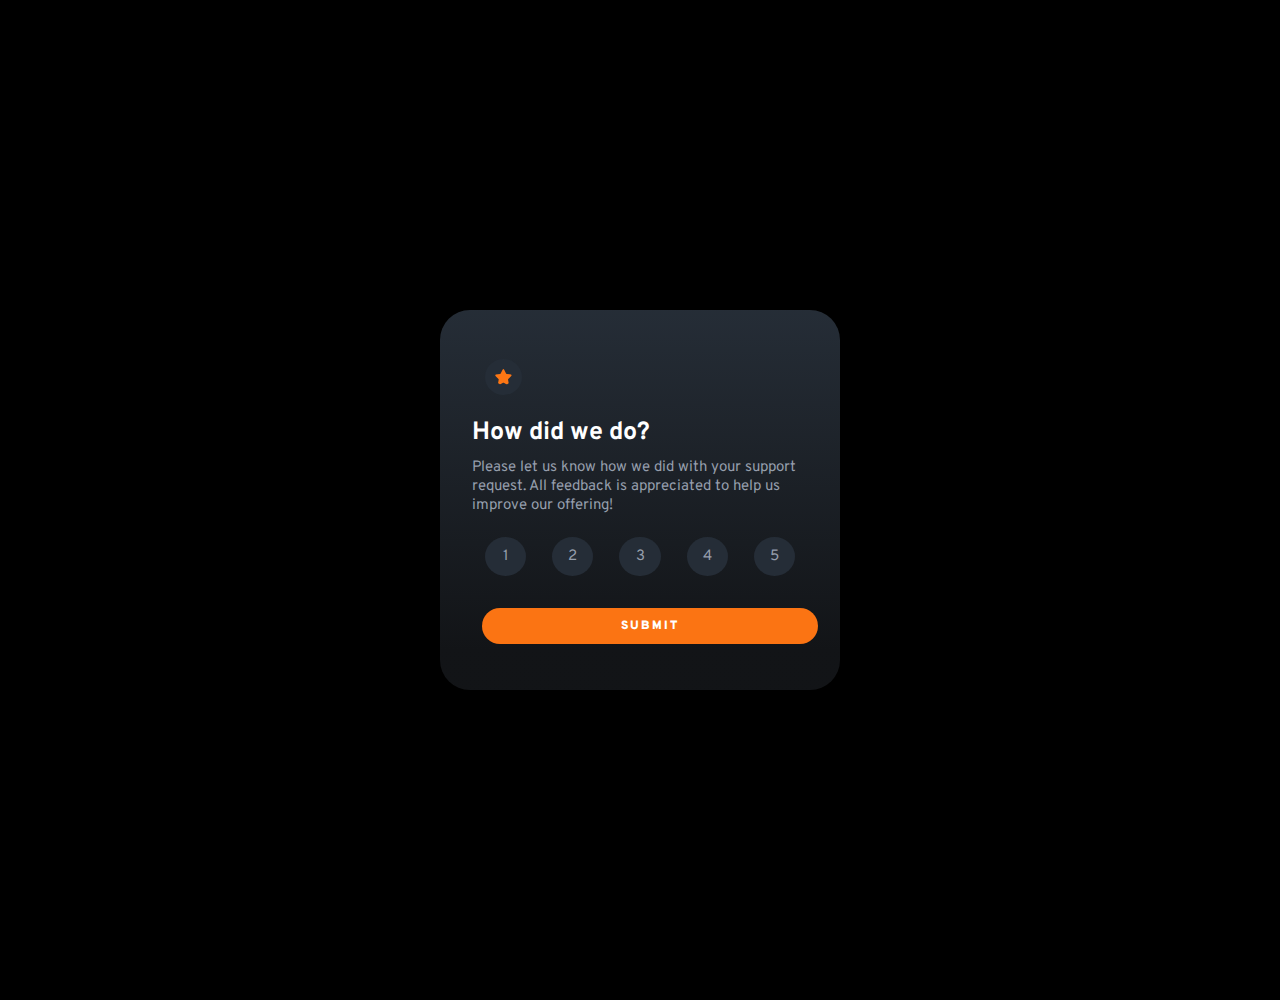
<file: Frontend Mentor/002 - interactive-rating-component-main/index.html>
<!DOCTYPE html>
<html lang="en">
<head>
  <meta charset="UTF-8">
  <meta name="viewport" content="width=device-width, initial-scale=1.0"> <!-- displays site properly based on user's device -->

  <link rel="icon" type="image/png" sizes="32x32" href="./images/favicon-32x32.png">
  <!-- Fonts -->
  <link rel="preconnect" href="https://fonts.googleapis.com">
  <link rel="preconnect" href="https://fonts.gstatic.com" crossorigin>
  <link href="https://fonts.googleapis.com/css2?family=Lato:ital,wght@0,300;0,400;0,700;0,900;1,300;1,700&family=Overpass:wght@400;700&display=swap" rel="stylesheet">
  <link rel="stylesheet" href="./assets/css/styles.css">
  <link href="./assets/js/scripts.js">  
  <title>Frontend Mentor | Interactive rating component</title>

  <!-- Feel free to remove these styles or customise in your own stylesheet 👍 -->
  <style>
    .attribution { font-size: 11px; text-align: center; }
    .attribution a { color: hsl(228, 45%, 44%); }
  </style>
</head>
<body>

  <!-- Rating state start -->
<div class="first">
  <img class="icone" src="./images/icon-star.svg" alt="">
  <h1>How did we do?</h1>

  <p>Please let us know how we did with your support request. All feedback is appreciated 
  to help us improve our offering!</p>

  <div class="num">
    <p class="item">1</p>
    <p class="item">2</p>
    <p class="item">3</p>
    <p class="item">4</p>
    <p class="item">5</p>
  </div>

  <button>Submit</button>
</div>
  <!-- Rating state end -->

  <!-- Thank you state start -->
<div class="second hide">
  <img src="./images/illustration-thank-you.svg" alt="">
  <p class = "rating"></p>

  <h1>Thank you!</h1>

  <p>We appreciate you taking the time to give a rating. If you ever need more support, 
  don’t hesitate to get in touch!</p>
</div>
  <!-- Thank you state end -->

  
  <div class="attribution hide">
    Challenge by <a href="https://www.frontendmentor.io?ref=challenge" target="_blank">Frontend Mentor</a>. 
    Coded by <a href="#">Your Name Here</a>.
  </div>
  <script src="./assets/js/scripts.js"></script>
</body>
</html>
</file>
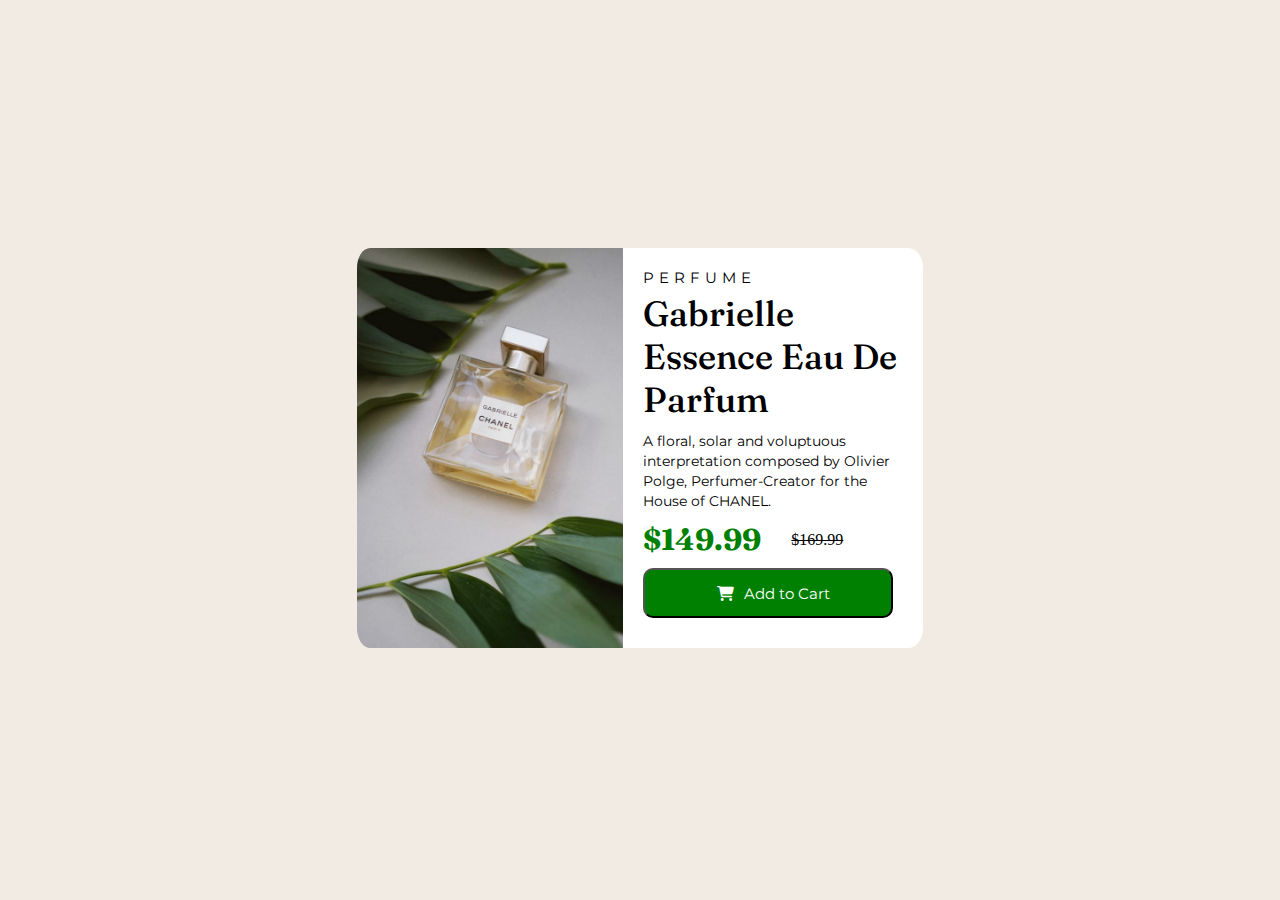
<file: Frontend Mentor/001 - product preview/product-preview-card-component-main/index.html>
<!DOCTYPE html>
<html lang="en">
<head>
  <meta charset="UTF-8">
  <meta name="viewport" content="width=device-width, initial-scale=1.0"> <!-- displays site properly based on user's device -->

  <link rel="icon" type="image/png" sizes="32x32" href="./images/favicon-32x32.png">
  <link rel="stylesheet" href="css/styles.css">
  <link rel="preconnect" href="https://fonts.googleapis.com">
  <link rel="preconnect" href="https://fonts.gstatic.com" crossorigin>
  <link href="https://fonts.googleapis.com/css2?family=Montserrat:wght@500;700&display=swap" rel="stylesheet">
  <link rel="preconnect" href="https://fonts.googleapis.com">
  <link rel="preconnect" href="https://fonts.gstatic.com" crossorigin>
  <link href="https://fonts.googleapis.com/css2?family=Fraunces:opsz,wght@9..144,700&display=swap" rel="stylesheet">
  <link rel="stylesheet" href="./ font-awesome/css/fontawesome.min.css">
  <link rel="stylesheet" href="./ font-awesome/css/brands.min.css">
  <link rel="stylesheet" href="./ font-awesome/css/regular.min.css">
  <link rel="stylesheet" href="./ font-awesome/css/solid.min.css">
  <title>Frontend Mentor | Product preview card component</title>

  <!-- Feel free to remove these styles or customise in your own stylesheet 👍 -->
  <style>
    .attribution { font-size: 11px; text-align: center; }
    .attribution a { color: hsl(228, 45%, 44%); }
  </style>
</head>
<body>
  <div class="containerPrincipal">
    <div class="imagem">
      <img src="./images/image-product-desktop.jpg" alt="" srcset="">
    </div>
    <div class="container texto">
      <p class="titulo">PERFUME</p>

      <h1>Gabrielle Essence Eau De Parfum</h1>

      <p class="principal">A floral, solar and voluptuous interpretation composed by Olivier Polge, 
      Perfumer-Creator for the House of CHANEL.</p>
      
      <div class="preco">
      <p><span>$149.99</span></p>
      <p><s>$169.99</s></p>
      </div>

      <button><i class="fa-solid fa-cart-shopping"></i>Add to Cart</button>
    </div>
  </div>
  <!-- <div class="attribution">
    Challenge by <a href="https://www.frontendmentor.io?ref=challenge" target="_blank">Frontend Mentor</a>. 
    Coded by <a href="#">Your Name Here</a>.
  </div> -->
</body>
</html>
</file>
<file: Frontend Mentor/002 - interactive-rating-component-main/assets/css/styles.css>
@import url('https://fonts.googleapis.com/css2?family=Lato:ital,wght@0,300;0,400;0,700;0,900;1,300;1,700&family=Overpass:wght@400;700&display=swap');

* {
    margin: 0;
    padding: 0;
    box-sizing: border-box;
}

body{
    background-color: black;
    height: 1000px;
    display: flex;
    align-items: center;
    justify-content: center;
}

.hide {
    visibility: hidden;
}

.first, .second {
    position: absolute;
    display: flex;
    flex-direction: column;
    justify-content: space-around;
    padding: 2rem;
    box-sizing: border-box;
    width: 400px;
    height: 380px;
    border-radius: 30px;
    color: #fff;
    background: linear-gradient(to top, hsl(216, 12%, 8%) 10%, hsl(213, 19%, 18%));
    font-family: 'Overpass', sans-serif;
}

.icone {
    /* box-sizing: border-box; */
    width: fit-content;
    color: hsl(217, 12%, 63%);
    background-color: hsl(213, 19%, 18%);
    border-radius: 50%;
    padding: 10px;
    margin: 13px;
}

h1 {
    font-size: 25px;
}

p {
    font-size: 15px;
    color: hsl(217, 12%, 63%);
    width: 100%;
}

.num {
    display: flex;
    justify-content: space-around;
}

.num .item {
    color: hsl(217, 12%, 63%);
    font-size: 15px;
    text-align: center;
    background-color: hsl(213, 19%, 18%);
    border-radius: 50%;
    padding: 10px;
    margin: 13px;
    cursor: pointer;
}

button {
    background-color: hsl(25, 97%, 53%);
    font-family: 'Overpass', sans-serif;
    color: #fff;
    font-size: 12px;
    font-weight: 900;
    text-transform: uppercase;
    letter-spacing: 2px;
    width: 100%;
    border: none;
    border-radius: 50px;
    margin: 10px;
    padding: 10px 0;
    cursor: pointer;
}

.second {
    display: flex;
    flex-direction: column;
    align-items: center;
}

.second p, .second h1, .second img {
    margin: 10px 0;
    text-align: center;
}

.rating {
    color: hsl(25, 97%, 53%);
    background-color: hsl(216, 12%, 54%);
    font-size: 15px;
    text-align: center;
    background-color: hsl(213, 19%, 18%);
    border-radius: 30px;
    padding: 5px 25px;
    width: max-content;
}

@media (max-width: 375px ) {

    .first, .second {
        width: fit-content;
    }

}
</file>
<file: Frontend Mentor/001 - product preview/product-preview-card-component-main/css/styles.css>
@import url('https://fonts.googleapis.com/css2?family=Fraunces:opsz,wght@9..144,700&display=swap');
@import url('https://fonts.googleapis.com/css2?family=Montserrat:wght@500;700&display=swap');

* {
    margin: 0;
    padding: 0;
    box-sizing: border-box;
}

body {
    display: flex;
    background-color: hsl(30, 38%, 92%);
    justify-content: center;
    align-items: center;
    height: 100vh;
}

.containerPrincipal {
    display: flex;

}

.container {
    height: 400px;
    width: 300px;
    background-color: white;
    border-top-right-radius: 5%;
    border-bottom-right-radius: 5%;

}

.imagem img{
    height: 400px;
    border-top-left-radius: 5%;
    border-bottom-left-radius: 5%;
}

.texto {
    padding: 20px 20px;
    box-sizing: border-box;
    justify-content: space-between;
}

h1 {
    font-size: 35px;
    font-weight: 500;
    font-family: Fraunces;
    padding: 5px 0;
}

.titulo {
    font-family: Montserrat;
    font-size: 15px;
    letter-spacing: 5px;
}

.principal {
    font-size: 14px;
    font-family: Montserrat;
    line-height: 20px;
    padding: 5px 0;
}


.preco {
    display: flex;
    align-items: center;
    justify-content: space-between;
    width: 200px;
    padding: 5px 0;
}

p span {
    font-size: 30px;
    color:green;
    font-family: Fraunces;
    font-weight: 700;
}


button {
    background-color: green;
    width: 250px;
    height: 50px;
    border-radius: 10px;
    color: white;
    font-family: Montserrat;
    font-size: 15px;
    margin-top: 5px;    
}

button i {
    padding: 0 10px;
}

button:hover {
    background-color: darkgreen;
    cursor: pointer;
}

@media (max-width: 375px) {

    .containerPrincipal {
        flex-direction: column;
    }


    
}
</file>
<file: Frontend Mentor/001 - product preview/product-preview-card-component-main/ font-awesome/css/brands.min.css>
/*!
 * Font Awesome Free 6.2.1 by @fontawesome - https://fontawesome.com
 * License - https://fontawesome.com/license/free (Icons: CC BY 4.0, Fonts: SIL OFL 1.1, Code: MIT License)
 * Copyright 2022 Fonticons, Inc.
 */
:host,:root{--fa-style-family-brands:"Font Awesome 6 Brands";--fa-font-brands:normal 400 1em/1 "Font Awesome 6 Brands"}@font-face{font-family:"Font Awesome 6 Brands";font-style:normal;font-weight:400;font-display:block;src:url(../webfonts/fa-brands-400.woff2) format("woff2"),url(../webfonts/fa-brands-400.ttf) format("truetype")}.fa-brands,.fab{font-weight:400}.fa-monero:before{content:"\f3d0"}.fa-hooli:before{content:"\f427"}.fa-yelp:before{content:"\f1e9"}.fa-cc-visa:before{content:"\f1f0"}.fa-lastfm:before{content:"\f202"}.fa-shopware:before{content:"\f5b5"}.fa-creative-commons-nc:before{content:"\f4e8"}.fa-aws:before{content:"\f375"}.fa-redhat:before{content:"\f7bc"}.fa-yoast:before{content:"\f2b1"}.fa-cloudflare:before{content:"\e07d"}.fa-ups:before{content:"\f7e0"}.fa-wpexplorer:before{content:"\f2de"}.fa-dyalog:before{content:"\f399"}.fa-bity:before{content:"\f37a"}.fa-stackpath:before{content:"\f842"}.fa-buysellads:before{content:"\f20d"}.fa-first-order:before{content:"\f2b0"}.fa-modx:before{content:"\f285"}.fa-guilded:before{content:"\e07e"}.fa-vnv:before{content:"\f40b"}.fa-js-square:before,.fa-square-js:before{content:"\f3b9"}.fa-microsoft:before{content:"\f3ca"}.fa-qq:before{content:"\f1d6"}.fa-orcid:before{content:"\f8d2"}.fa-java:before{content:"\f4e4"}.fa-invision:before{content:"\f7b0"}.fa-creative-commons-pd-alt:before{content:"\f4ed"}.fa-centercode:before{content:"\f380"}.fa-glide-g:before{content:"\f2a6"}.fa-drupal:before{content:"\f1a9"}.fa-hire-a-helper:before{content:"\f3b0"}.fa-creative-commons-by:before{content:"\f4e7"}.fa-unity:before{content:"\e049"}.fa-whmcs:before{content:"\f40d"}.fa-rocketchat:before{content:"\f3e8"}.fa-vk:before{content:"\f189"}.fa-untappd:before{content:"\f405"}.fa-mailchimp:before{content:"\f59e"}.fa-css3-alt:before{content:"\f38b"}.fa-reddit-square:before,.fa-square-reddit:before{content:"\f1a2"}.fa-vimeo-v:before{content:"\f27d"}.fa-contao:before{content:"\f26d"}.fa-square-font-awesome:before{content:"\e5ad"}.fa-deskpro:before{content:"\f38f"}.fa-sistrix:before{content:"\f3ee"}.fa-instagram-square:before,.fa-square-instagram:before{content:"\e055"}.fa-battle-net:before{content:"\f835"}.fa-the-red-yeti:before{content:"\f69d"}.fa-hacker-news-square:before,.fa-square-hacker-news:before{content:"\f3af"}.fa-edge:before{content:"\f282"}.fa-napster:before{content:"\f3d2"}.fa-snapchat-square:before,.fa-square-snapchat:before{content:"\f2ad"}.fa-google-plus-g:before{content:"\f0d5"}.fa-artstation:before{content:"\f77a"}.fa-markdown:before{content:"\f60f"}.fa-sourcetree:before{content:"\f7d3"}.fa-google-plus:before{content:"\f2b3"}.fa-diaspora:before{content:"\f791"}.fa-foursquare:before{content:"\f180"}.fa-stack-overflow:before{content:"\f16c"}.fa-github-alt:before{content:"\f113"}.fa-phoenix-squadron:before{content:"\f511"}.fa-pagelines:before{content:"\f18c"}.fa-algolia:before{content:"\f36c"}.fa-red-river:before{content:"\f3e3"}.fa-creative-commons-sa:before{content:"\f4ef"}.fa-safari:before{content:"\f267"}.fa-google:before{content:"\f1a0"}.fa-font-awesome-alt:before,.fa-square-font-awesome-stroke:before{content:"\f35c"}.fa-atlassian:before{content:"\f77b"}.fa-linkedin-in:before{content:"\f0e1"}.fa-digital-ocean:before{content:"\f391"}.fa-nimblr:before{content:"\f5a8"}.fa-chromecast:before{content:"\f838"}.fa-evernote:before{content:"\f839"}.fa-hacker-news:before{content:"\f1d4"}.fa-creative-commons-sampling:before{content:"\f4f0"}.fa-adversal:before{content:"\f36a"}.fa-creative-commons:before{content:"\f25e"}.fa-watchman-monitoring:before{content:"\e087"}.fa-fonticons:before{content:"\f280"}.fa-weixin:before{content:"\f1d7"}.fa-shirtsinbulk:before{content:"\f214"}.fa-codepen:before{content:"\f1cb"}.fa-git-alt:before{content:"\f841"}.fa-lyft:before{content:"\f3c3"}.fa-rev:before{content:"\f5b2"}.fa-windows:before{content:"\f17a"}.fa-wizards-of-the-coast:before{content:"\f730"}.fa-square-viadeo:before,.fa-viadeo-square:before{content:"\f2aa"}.fa-meetup:before{content:"\f2e0"}.fa-centos:before{content:"\f789"}.fa-adn:before{content:"\f170"}.fa-cloudsmith:before{content:"\f384"}.fa-pied-piper-alt:before{content:"\f1a8"}.fa-dribbble-square:before,.fa-square-dribbble:before{content:"\f397"}.fa-codiepie:before{content:"\f284"}.fa-node:before{content:"\f419"}.fa-mix:before{content:"\f3cb"}.fa-steam:before{content:"\f1b6"}.fa-cc-apple-pay:before{content:"\f416"}.fa-scribd:before{content:"\f28a"}.fa-openid:before{content:"\f19b"}.fa-instalod:before{content:"\e081"}.fa-expeditedssl:before{content:"\f23e"}.fa-sellcast:before{content:"\f2da"}.fa-square-twitter:before,.fa-twitter-square:before{content:"\f081"}.fa-r-project:before{content:"\f4f7"}.fa-delicious:before{content:"\f1a5"}.fa-freebsd:before{content:"\f3a4"}.fa-vuejs:before{content:"\f41f"}.fa-accusoft:before{content:"\f369"}.fa-ioxhost:before{content:"\f208"}.fa-fonticons-fi:before{content:"\f3a2"}.fa-app-store:before{content:"\f36f"}.fa-cc-mastercard:before{content:"\f1f1"}.fa-itunes-note:before{content:"\f3b5"}.fa-golang:before{content:"\e40f"}.fa-kickstarter:before{content:"\f3bb"}.fa-grav:before{content:"\f2d6"}.fa-weibo:before{content:"\f18a"}.fa-uncharted:before{content:"\e084"}.fa-firstdraft:before{content:"\f3a1"}.fa-square-youtube:before,.fa-youtube-square:before{content:"\f431"}.fa-wikipedia-w:before{content:"\f266"}.fa-rendact:before,.fa-wpressr:before{content:"\f3e4"}.fa-angellist:before{content:"\f209"}.fa-galactic-republic:before{content:"\f50c"}.fa-nfc-directional:before{content:"\e530"}.fa-skype:before{content:"\f17e"}.fa-joget:before{content:"\f3b7"}.fa-fedora:before{content:"\f798"}.fa-stripe-s:before{content:"\f42a"}.fa-meta:before{content:"\e49b"}.fa-laravel:before{content:"\f3bd"}.fa-hotjar:before{content:"\f3b1"}.fa-bluetooth-b:before{content:"\f294"}.fa-sticker-mule:before{content:"\f3f7"}.fa-creative-commons-zero:before{content:"\f4f3"}.fa-hips:before{content:"\f452"}.fa-behance:before{content:"\f1b4"}.fa-reddit:before{content:"\f1a1"}.fa-discord:before{content:"\f392"}.fa-chrome:before{content:"\f268"}.fa-app-store-ios:before{content:"\f370"}.fa-cc-discover:before{content:"\f1f2"}.fa-wpbeginner:before{content:"\f297"}.fa-confluence:before{content:"\f78d"}.fa-mdb:before{content:"\f8ca"}.fa-dochub:before{content:"\f394"}.fa-accessible-icon:before{content:"\f368"}.fa-ebay:before{content:"\f4f4"}.fa-amazon:before{content:"\f270"}.fa-unsplash:before{content:"\e07c"}.fa-yarn:before{content:"\f7e3"}.fa-square-steam:before,.fa-steam-square:before{content:"\f1b7"}.fa-500px:before{content:"\f26e"}.fa-square-vimeo:before,.fa-vimeo-square:before{content:"\f194"}.fa-asymmetrik:before{content:"\f372"}.fa-font-awesome-flag:before,.fa-font-awesome-logo-full:before,.fa-font-awesome:before{content:"\f2b4"}.fa-gratipay:before{content:"\f184"}.fa-apple:before{content:"\f179"}.fa-hive:before{content:"\e07f"}.fa-gitkraken:before{content:"\f3a6"}.fa-keybase:before{content:"\f4f5"}.fa-apple-pay:before{content:"\f415"}.fa-padlet:before{content:"\e4a0"}.fa-amazon-pay:before{content:"\f42c"}.fa-github-square:before,.fa-square-github:before{content:"\f092"}.fa-stumbleupon:before{content:"\f1a4"}.fa-fedex:before{content:"\f797"}.fa-phoenix-framework:before{content:"\f3dc"}.fa-shopify:before{content:"\e057"}.fa-neos:before{content:"\f612"}.fa-hackerrank:before{content:"\f5f7"}.fa-researchgate:before{content:"\f4f8"}.fa-swift:before{content:"\f8e1"}.fa-angular:before{content:"\f420"}.fa-speakap:before{content:"\f3f3"}.fa-angrycreative:before{content:"\f36e"}.fa-y-combinator:before{content:"\f23b"}.fa-empire:before{content:"\f1d1"}.fa-envira:before{content:"\f299"}.fa-gitlab-square:before,.fa-square-gitlab:before{content:"\e5ae"}.fa-studiovinari:before{content:"\f3f8"}.fa-pied-piper:before{content:"\f2ae"}.fa-wordpress:before{content:"\f19a"}.fa-product-hunt:before{content:"\f288"}.fa-firefox:before{content:"\f269"}.fa-linode:before{content:"\f2b8"}.fa-goodreads:before{content:"\f3a8"}.fa-odnoklassniki-square:before,.fa-square-odnoklassniki:before{content:"\f264"}.fa-jsfiddle:before{content:"\f1cc"}.fa-sith:before{content:"\f512"}.fa-themeisle:before{content:"\f2b2"}.fa-page4:before{content:"\f3d7"}.fa-hashnode:before{content:"\e499"}.fa-react:before{content:"\f41b"}.fa-cc-paypal:before{content:"\f1f4"}.fa-squarespace:before{content:"\f5be"}.fa-cc-stripe:before{content:"\f1f5"}.fa-creative-commons-share:before{content:"\f4f2"}.fa-bitcoin:before{content:"\f379"}.fa-keycdn:before{content:"\f3ba"}.fa-opera:before{content:"\f26a"}.fa-itch-io:before{content:"\f83a"}.fa-umbraco:before{content:"\f8e8"}.fa-galactic-senate:before{content:"\f50d"}.fa-ubuntu:before{content:"\f7df"}.fa-draft2digital:before{content:"\f396"}.fa-stripe:before{content:"\f429"}.fa-houzz:before{content:"\f27c"}.fa-gg:before{content:"\f260"}.fa-dhl:before{content:"\f790"}.fa-pinterest-square:before,.fa-square-pinterest:before{content:"\f0d3"}.fa-xing:before{content:"\f168"}.fa-blackberry:before{content:"\f37b"}.fa-creative-commons-pd:before{content:"\f4ec"}.fa-playstation:before{content:"\f3df"}.fa-quinscape:before{content:"\f459"}.fa-less:before{content:"\f41d"}.fa-blogger-b:before{content:"\f37d"}.fa-opencart:before{content:"\f23d"}.fa-vine:before{content:"\f1ca"}.fa-paypal:before{content:"\f1ed"}.fa-gitlab:before{content:"\f296"}.fa-typo3:before{content:"\f42b"}.fa-reddit-alien:before{content:"\f281"}.fa-yahoo:before{content:"\f19e"}.fa-dailymotion:before{content:"\e052"}.fa-affiliatetheme:before{content:"\f36b"}.fa-pied-piper-pp:before{content:"\f1a7"}.fa-bootstrap:before{content:"\f836"}.fa-odnoklassniki:before{content:"\f263"}.fa-nfc-symbol:before{content:"\e531"}.fa-ethereum:before{content:"\f42e"}.fa-speaker-deck:before{content:"\f83c"}.fa-creative-commons-nc-eu:before{content:"\f4e9"}.fa-patreon:before{content:"\f3d9"}.fa-avianex:before{content:"\f374"}.fa-ello:before{content:"\f5f1"}.fa-gofore:before{content:"\f3a7"}.fa-bimobject:before{content:"\f378"}.fa-facebook-f:before{content:"\f39e"}.fa-google-plus-square:before,.fa-square-google-plus:before{content:"\f0d4"}.fa-mandalorian:before{content:"\f50f"}.fa-first-order-alt:before{content:"\f50a"}.fa-osi:before{content:"\f41a"}.fa-google-wallet:before{content:"\f1ee"}.fa-d-and-d-beyond:before{content:"\f6ca"}.fa-periscope:before{content:"\f3da"}.fa-fulcrum:before{content:"\f50b"}.fa-cloudscale:before{content:"\f383"}.fa-forumbee:before{content:"\f211"}.fa-mizuni:before{content:"\f3cc"}.fa-schlix:before{content:"\f3ea"}.fa-square-xing:before,.fa-xing-square:before{content:"\f169"}.fa-bandcamp:before{content:"\f2d5"}.fa-wpforms:before{content:"\f298"}.fa-cloudversify:before{content:"\f385"}.fa-usps:before{content:"\f7e1"}.fa-megaport:before{content:"\f5a3"}.fa-magento:before{content:"\f3c4"}.fa-spotify:before{content:"\f1bc"}.fa-optin-monster:before{content:"\f23c"}.fa-fly:before{content:"\f417"}.fa-aviato:before{content:"\f421"}.fa-itunes:before{content:"\f3b4"}.fa-cuttlefish:before{content:"\f38c"}.fa-blogger:before{content:"\f37c"}.fa-flickr:before{content:"\f16e"}.fa-viber:before{content:"\f409"}.fa-soundcloud:before{content:"\f1be"}.fa-digg:before{content:"\f1a6"}.fa-tencent-weibo:before{content:"\f1d5"}.fa-symfony:before{content:"\f83d"}.fa-maxcdn:before{content:"\f136"}.fa-etsy:before{content:"\f2d7"}.fa-facebook-messenger:before{content:"\f39f"}.fa-audible:before{content:"\f373"}.fa-think-peaks:before{content:"\f731"}.fa-bilibili:before{content:"\e3d9"}.fa-erlang:before{content:"\f39d"}.fa-cotton-bureau:before{content:"\f89e"}.fa-dashcube:before{content:"\f210"}.fa-42-group:before,.fa-innosoft:before{content:"\e080"}.fa-stack-exchange:before{content:"\f18d"}.fa-elementor:before{content:"\f430"}.fa-pied-piper-square:before,.fa-square-pied-piper:before{content:"\e01e"}.fa-creative-commons-nd:before{content:"\f4eb"}.fa-palfed:before{content:"\f3d8"}.fa-superpowers:before{content:"\f2dd"}.fa-resolving:before{content:"\f3e7"}.fa-xbox:before{content:"\f412"}.fa-searchengin:before{content:"\f3eb"}.fa-tiktok:before{content:"\e07b"}.fa-facebook-square:before,.fa-square-facebook:before{content:"\f082"}.fa-renren:before{content:"\f18b"}.fa-linux:before{content:"\f17c"}.fa-glide:before{content:"\f2a5"}.fa-linkedin:before{content:"\f08c"}.fa-hubspot:before{content:"\f3b2"}.fa-deploydog:before{content:"\f38e"}.fa-twitch:before{content:"\f1e8"}.fa-ravelry:before{content:"\f2d9"}.fa-mixer:before{content:"\e056"}.fa-lastfm-square:before,.fa-square-lastfm:before{content:"\f203"}.fa-vimeo:before{content:"\f40a"}.fa-mendeley:before{content:"\f7b3"}.fa-uniregistry:before{content:"\f404"}.fa-figma:before{content:"\f799"}.fa-creative-commons-remix:before{content:"\f4ee"}.fa-cc-amazon-pay:before{content:"\f42d"}.fa-dropbox:before{content:"\f16b"}.fa-instagram:before{content:"\f16d"}.fa-cmplid:before{content:"\e360"}.fa-facebook:before{content:"\f09a"}.fa-gripfire:before{content:"\f3ac"}.fa-jedi-order:before{content:"\f50e"}.fa-uikit:before{content:"\f403"}.fa-fort-awesome-alt:before{content:"\f3a3"}.fa-phabricator:before{content:"\f3db"}.fa-ussunnah:before{content:"\f407"}.fa-earlybirds:before{content:"\f39a"}.fa-trade-federation:before{content:"\f513"}.fa-autoprefixer:before{content:"\f41c"}.fa-whatsapp:before{content:"\f232"}.fa-slideshare:before{content:"\f1e7"}.fa-google-play:before{content:"\f3ab"}.fa-viadeo:before{content:"\f2a9"}.fa-line:before{content:"\f3c0"}.fa-google-drive:before{content:"\f3aa"}.fa-servicestack:before{content:"\f3ec"}.fa-simplybuilt:before{content:"\f215"}.fa-bitbucket:before{content:"\f171"}.fa-imdb:before{content:"\f2d8"}.fa-deezer:before{content:"\e077"}.fa-raspberry-pi:before{content:"\f7bb"}.fa-jira:before{content:"\f7b1"}.fa-docker:before{content:"\f395"}.fa-screenpal:before{content:"\e570"}.fa-bluetooth:before{content:"\f293"}.fa-gitter:before{content:"\f426"}.fa-d-and-d:before{content:"\f38d"}.fa-microblog:before{content:"\e01a"}.fa-cc-diners-club:before{content:"\f24c"}.fa-gg-circle:before{content:"\f261"}.fa-pied-piper-hat:before{content:"\f4e5"}.fa-kickstarter-k:before{content:"\f3bc"}.fa-yandex:before{content:"\f413"}.fa-readme:before{content:"\f4d5"}.fa-html5:before{content:"\f13b"}.fa-sellsy:before{content:"\f213"}.fa-sass:before{content:"\f41e"}.fa-wirsindhandwerk:before,.fa-wsh:before{content:"\e2d0"}.fa-buromobelexperte:before{content:"\f37f"}.fa-salesforce:before{content:"\f83b"}.fa-octopus-deploy:before{content:"\e082"}.fa-medapps:before{content:"\f3c6"}.fa-ns8:before{content:"\f3d5"}.fa-pinterest-p:before{content:"\f231"}.fa-apper:before{content:"\f371"}.fa-fort-awesome:before{content:"\f286"}.fa-waze:before{content:"\f83f"}.fa-cc-jcb:before{content:"\f24b"}.fa-snapchat-ghost:before,.fa-snapchat:before{content:"\f2ab"}.fa-fantasy-flight-games:before{content:"\f6dc"}.fa-rust:before{content:"\e07a"}.fa-wix:before{content:"\f5cf"}.fa-behance-square:before,.fa-square-behance:before{content:"\f1b5"}.fa-supple:before{content:"\f3f9"}.fa-rebel:before{content:"\f1d0"}.fa-css3:before{content:"\f13c"}.fa-staylinked:before{content:"\f3f5"}.fa-kaggle:before{content:"\f5fa"}.fa-space-awesome:before{content:"\e5ac"}.fa-deviantart:before{content:"\f1bd"}.fa-cpanel:before{content:"\f388"}.fa-goodreads-g:before{content:"\f3a9"}.fa-git-square:before,.fa-square-git:before{content:"\f1d2"}.fa-square-tumblr:before,.fa-tumblr-square:before{content:"\f174"}.fa-trello:before{content:"\f181"}.fa-creative-commons-nc-jp:before{content:"\f4ea"}.fa-get-pocket:before{content:"\f265"}.fa-perbyte:before{content:"\e083"}.fa-grunt:before{content:"\f3ad"}.fa-weebly:before{content:"\f5cc"}.fa-connectdevelop:before{content:"\f20e"}.fa-leanpub:before{content:"\f212"}.fa-black-tie:before{content:"\f27e"}.fa-themeco:before{content:"\f5c6"}.fa-python:before{content:"\f3e2"}.fa-android:before{content:"\f17b"}.fa-bots:before{content:"\e340"}.fa-free-code-camp:before{content:"\f2c5"}.fa-hornbill:before{content:"\f592"}.fa-js:before{content:"\f3b8"}.fa-ideal:before{content:"\e013"}.fa-git:before{content:"\f1d3"}.fa-dev:before{content:"\f6cc"}.fa-sketch:before{content:"\f7c6"}.fa-yandex-international:before{content:"\f414"}.fa-cc-amex:before{content:"\f1f3"}.fa-uber:before{content:"\f402"}.fa-github:before{content:"\f09b"}.fa-php:before{content:"\f457"}.fa-alipay:before{content:"\f642"}.fa-youtube:before{content:"\f167"}.fa-skyatlas:before{content:"\f216"}.fa-firefox-browser:before{content:"\e007"}.fa-replyd:before{content:"\f3e6"}.fa-suse:before{content:"\f7d6"}.fa-jenkins:before{content:"\f3b6"}.fa-twitter:before{content:"\f099"}.fa-rockrms:before{content:"\f3e9"}.fa-pinterest:before{content:"\f0d2"}.fa-buffer:before{content:"\f837"}.fa-npm:before{content:"\f3d4"}.fa-yammer:before{content:"\f840"}.fa-btc:before{content:"\f15a"}.fa-dribbble:before{content:"\f17d"}.fa-stumbleupon-circle:before{content:"\f1a3"}.fa-internet-explorer:before{content:"\f26b"}.fa-telegram-plane:before,.fa-telegram:before{content:"\f2c6"}.fa-old-republic:before{content:"\f510"}.fa-square-whatsapp:before,.fa-whatsapp-square:before{content:"\f40c"}.fa-node-js:before{content:"\f3d3"}.fa-edge-legacy:before{content:"\e078"}.fa-slack-hash:before,.fa-slack:before{content:"\f198"}.fa-medrt:before{content:"\f3c8"}.fa-usb:before{content:"\f287"}.fa-tumblr:before{content:"\f173"}.fa-vaadin:before{content:"\f408"}.fa-quora:before{content:"\f2c4"}.fa-reacteurope:before{content:"\f75d"}.fa-medium-m:before,.fa-medium:before{content:"\f23a"}.fa-amilia:before{content:"\f36d"}.fa-mixcloud:before{content:"\f289"}.fa-flipboard:before{content:"\f44d"}.fa-viacoin:before{content:"\f237"}.fa-critical-role:before{content:"\f6c9"}.fa-sitrox:before{content:"\e44a"}.fa-discourse:before{content:"\f393"}.fa-joomla:before{content:"\f1aa"}.fa-mastodon:before{content:"\f4f6"}.fa-airbnb:before{content:"\f834"}.fa-wolf-pack-battalion:before{content:"\f514"}.fa-buy-n-large:before{content:"\f8a6"}.fa-gulp:before{content:"\f3ae"}.fa-creative-commons-sampling-plus:before{content:"\f4f1"}.fa-strava:before{content:"\f428"}.fa-ember:before{content:"\f423"}.fa-canadian-maple-leaf:before{content:"\f785"}.fa-teamspeak:before{content:"\f4f9"}.fa-pushed:before{content:"\f3e1"}.fa-wordpress-simple:before{content:"\f411"}.fa-nutritionix:before{content:"\f3d6"}.fa-wodu:before{content:"\e088"}.fa-google-pay:before{content:"\e079"}.fa-intercom:before{content:"\f7af"}.fa-zhihu:before{content:"\f63f"}.fa-korvue:before{content:"\f42f"}.fa-pix:before{content:"\e43a"}.fa-steam-symbol:before{content:"\f3f6"}
</file>
<file: Frontend Mentor/001 - product preview/product-preview-card-component-main/ font-awesome/css/regular.min.css>
/*!
 * Font Awesome Free 6.2.1 by @fontawesome - https://fontawesome.com
 * License - https://fontawesome.com/license/free (Icons: CC BY 4.0, Fonts: SIL OFL 1.1, Code: MIT License)
 * Copyright 2022 Fonticons, Inc.
 */
:host,:root{--fa-style-family-classic:"Font Awesome 6 Free";--fa-font-regular:normal 400 1em/1 "Font Awesome 6 Free"}@font-face{font-family:"Font Awesome 6 Free";font-style:normal;font-weight:400;font-display:block;src:url(../webfonts/fa-regular-400.woff2) format("woff2"),url(../webfonts/fa-regular-400.ttf) format("truetype")}.fa-regular,.far{font-weight:400}
</file>
<file: Frontend Mentor/001 - product preview/product-preview-card-component-main/ font-awesome/css/solid.min.css>
/*!
 * Font Awesome Free 6.2.1 by @fontawesome - https://fontawesome.com
 * License - https://fontawesome.com/license/free (Icons: CC BY 4.0, Fonts: SIL OFL 1.1, Code: MIT License)
 * Copyright 2022 Fonticons, Inc.
 */
:host,:root{--fa-style-family-classic:"Font Awesome 6 Free";--fa-font-solid:normal 900 1em/1 "Font Awesome 6 Free"}@font-face{font-family:"Font Awesome 6 Free";font-style:normal;font-weight:900;font-display:block;src:url(../webfonts/fa-solid-900.woff2) format("woff2"),url(../webfonts/fa-solid-900.ttf) format("truetype")}.fa-solid,.fas{font-weight:900}
</file>
